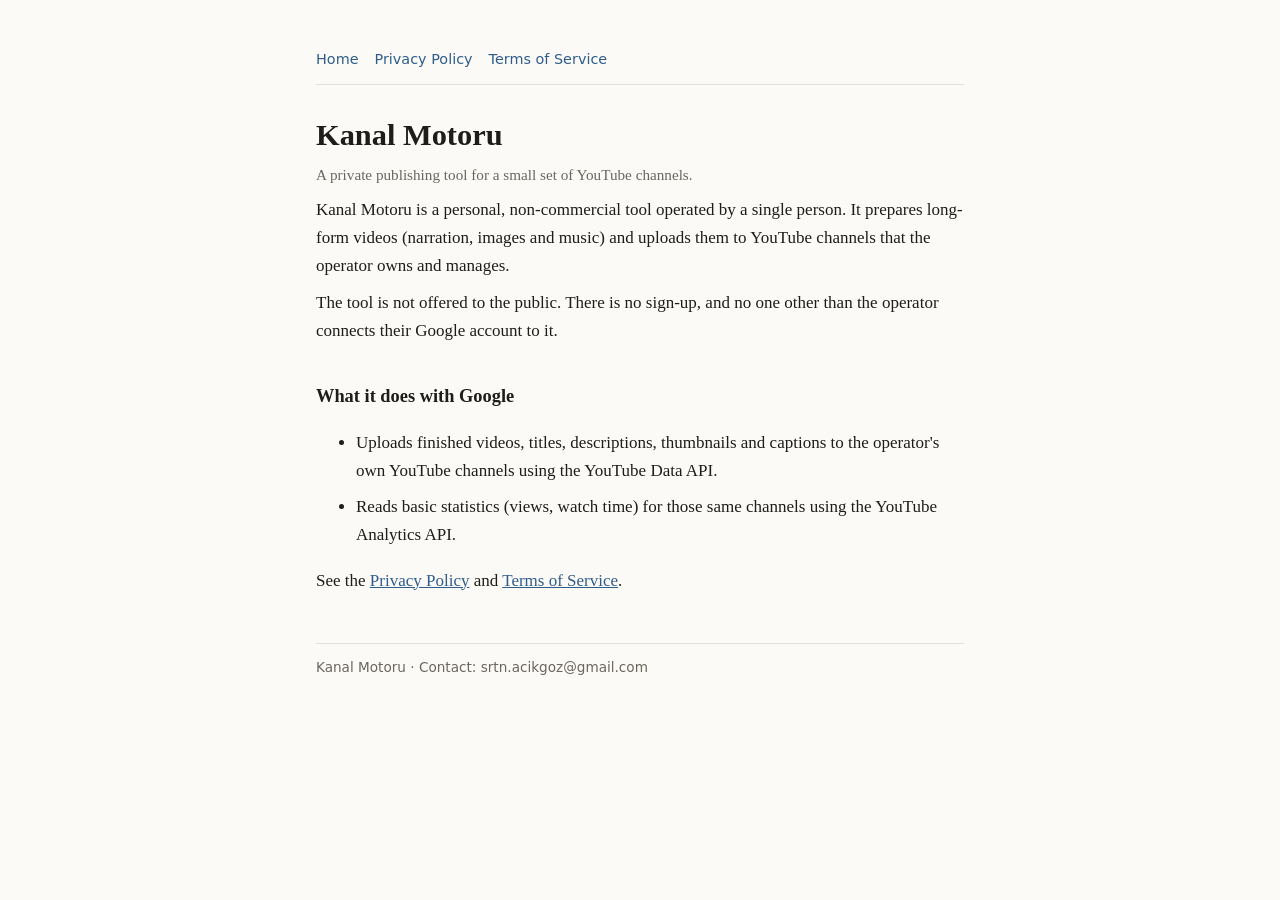
<file: index.html>
<!doctype html>
<html lang="en">
<head>
<meta charset="utf-8">
<meta name="viewport" content="width=device-width, initial-scale=1">
<title>Kanal Motoru</title>
<link rel="stylesheet" href="/style.css">
</head>
<body>
<main>
<nav><a href="/">Home</a><a href="/privacy.html">Privacy Policy</a><a href="/terms.html">Terms of Service</a></nav>
<h1>Kanal Motoru</h1>
<p class="muted">A private publishing tool for a small set of YouTube channels.</p>
<p>Kanal Motoru is a personal, non-commercial tool operated by a single person. It prepares long-form videos (narration, images and music) and uploads them to YouTube channels that the operator owns and manages.</p>
<p>The tool is not offered to the public. There is no sign-up, and no one other than the operator connects their Google account to it.</p>
<h2>What it does with Google</h2>
<ul>
<li>Uploads finished videos, titles, descriptions, thumbnails and captions to the operator's own YouTube channels using the YouTube Data API.</li>
<li>Reads basic statistics (views, watch time) for those same channels using the YouTube Analytics API.</li>
</ul>
<p>See the <a href="/privacy.html">Privacy Policy</a> and <a href="/terms.html">Terms of Service</a>.</p>
<footer>Kanal Motoru · Contact: srtn.acikgoz@gmail.com</footer>
</main>
</body>
</html>
</file>
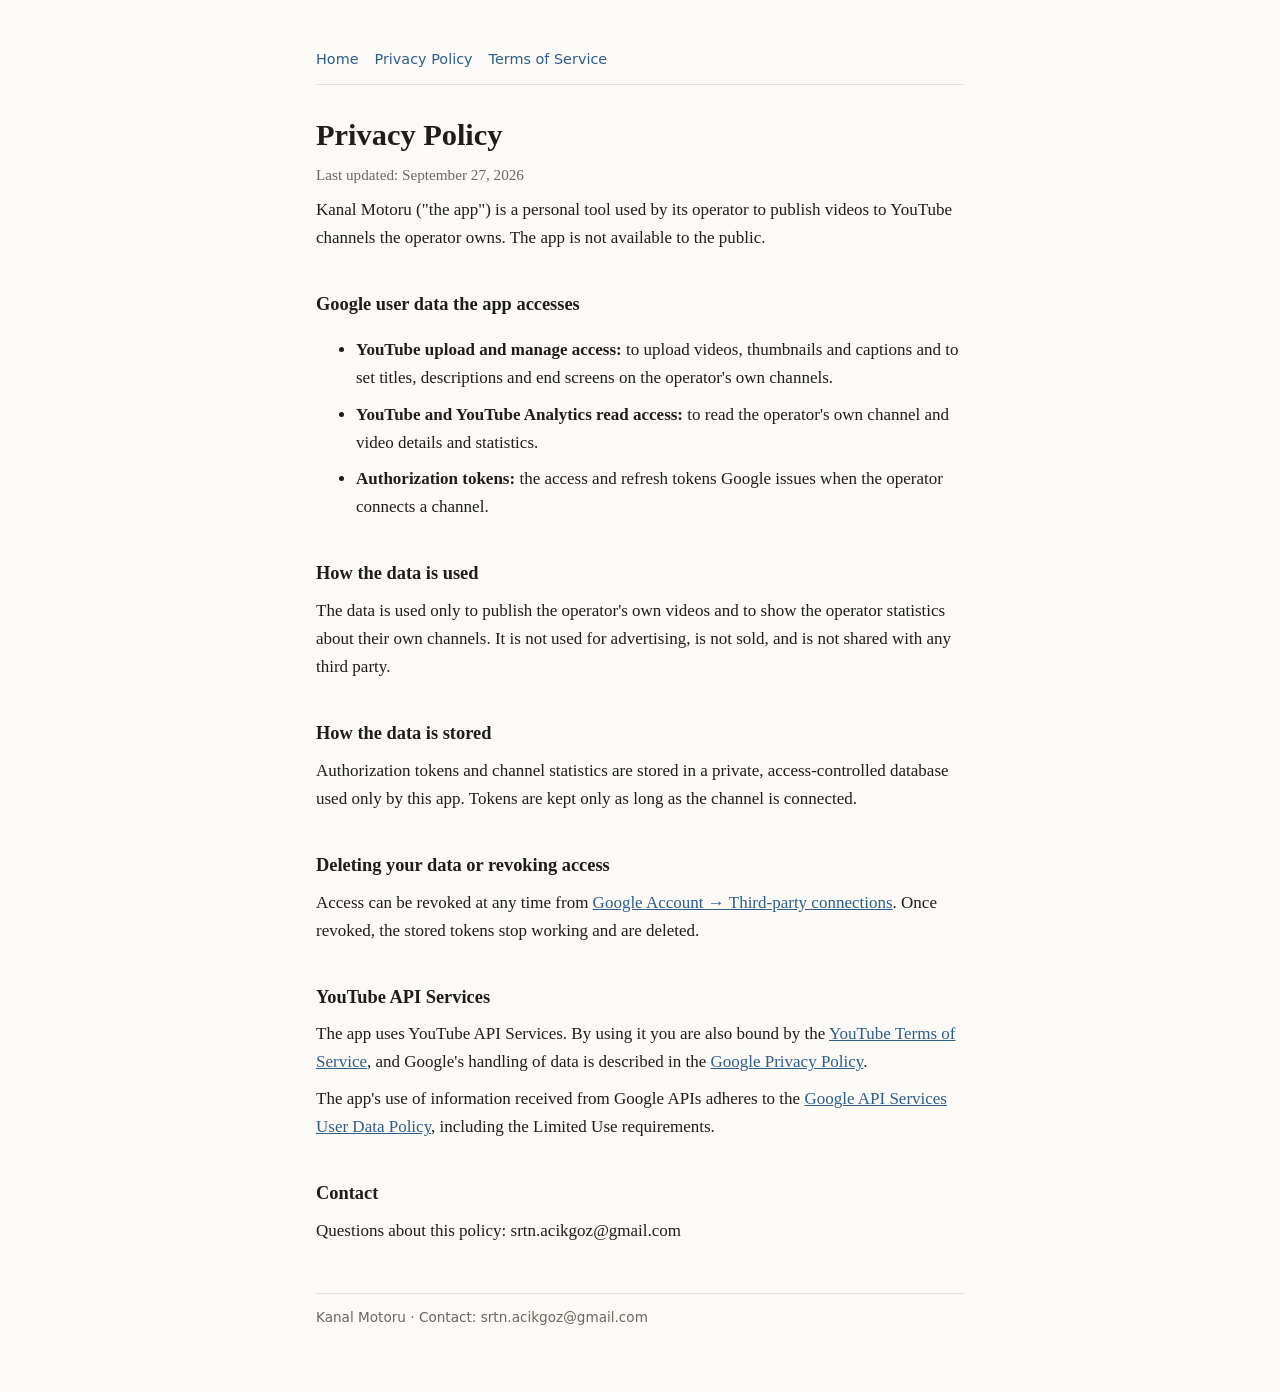
<file: privacy.html>
<!doctype html>
<html lang="en">
<head>
<meta charset="utf-8">
<meta name="viewport" content="width=device-width, initial-scale=1">
<title>Privacy Policy · Kanal Motoru</title>
<link rel="stylesheet" href="/style.css">
</head>
<body>
<main>
<nav><a href="/">Home</a><a href="/privacy.html">Privacy Policy</a><a href="/terms.html">Terms of Service</a></nav>
<h1>Privacy Policy</h1>
<p class="muted">Last updated: September 27, 2026</p>
<p>Kanal Motoru ("the app") is a personal tool used by its operator to publish videos to YouTube channels the operator owns. The app is not available to the public.</p>
<h2>Google user data the app accesses</h2>
<ul>
<li><strong>YouTube upload and manage access:</strong> to upload videos, thumbnails and captions and to set titles, descriptions and end screens on the operator's own channels.</li>
<li><strong>YouTube and YouTube Analytics read access:</strong> to read the operator's own channel and video details and statistics.</li>
<li><strong>Authorization tokens:</strong> the access and refresh tokens Google issues when the operator connects a channel.</li>
</ul>
<h2>How the data is used</h2>
<p>The data is used only to publish the operator's own videos and to show the operator statistics about their own channels. It is not used for advertising, is not sold, and is not shared with any third party.</p>
<h2>How the data is stored</h2>
<p>Authorization tokens and channel statistics are stored in a private, access-controlled database used only by this app. Tokens are kept only as long as the channel is connected.</p>
<h2>Deleting your data or revoking access</h2>
<p>Access can be revoked at any time from <a href="https://myaccount.google.com/permissions">Google Account → Third-party connections</a>. Once revoked, the stored tokens stop working and are deleted.</p>
<h2>YouTube API Services</h2>
<p>The app uses YouTube API Services. By using it you are also bound by the <a href="https://www.youtube.com/t/terms">YouTube Terms of Service</a>, and Google's handling of data is described in the <a href="https://policies.google.com/privacy">Google Privacy Policy</a>.</p>
<p>The app's use of information received from Google APIs adheres to the <a href="https://developers.google.com/terms/api-services-user-data-policy">Google API Services User Data Policy</a>, including the Limited Use requirements.</p>
<h2>Contact</h2>
<p>Questions about this policy: srtn.acikgoz@gmail.com</p>
<footer>Kanal Motoru · Contact: srtn.acikgoz@gmail.com</footer>
</main>
</body>
</html>
</file>
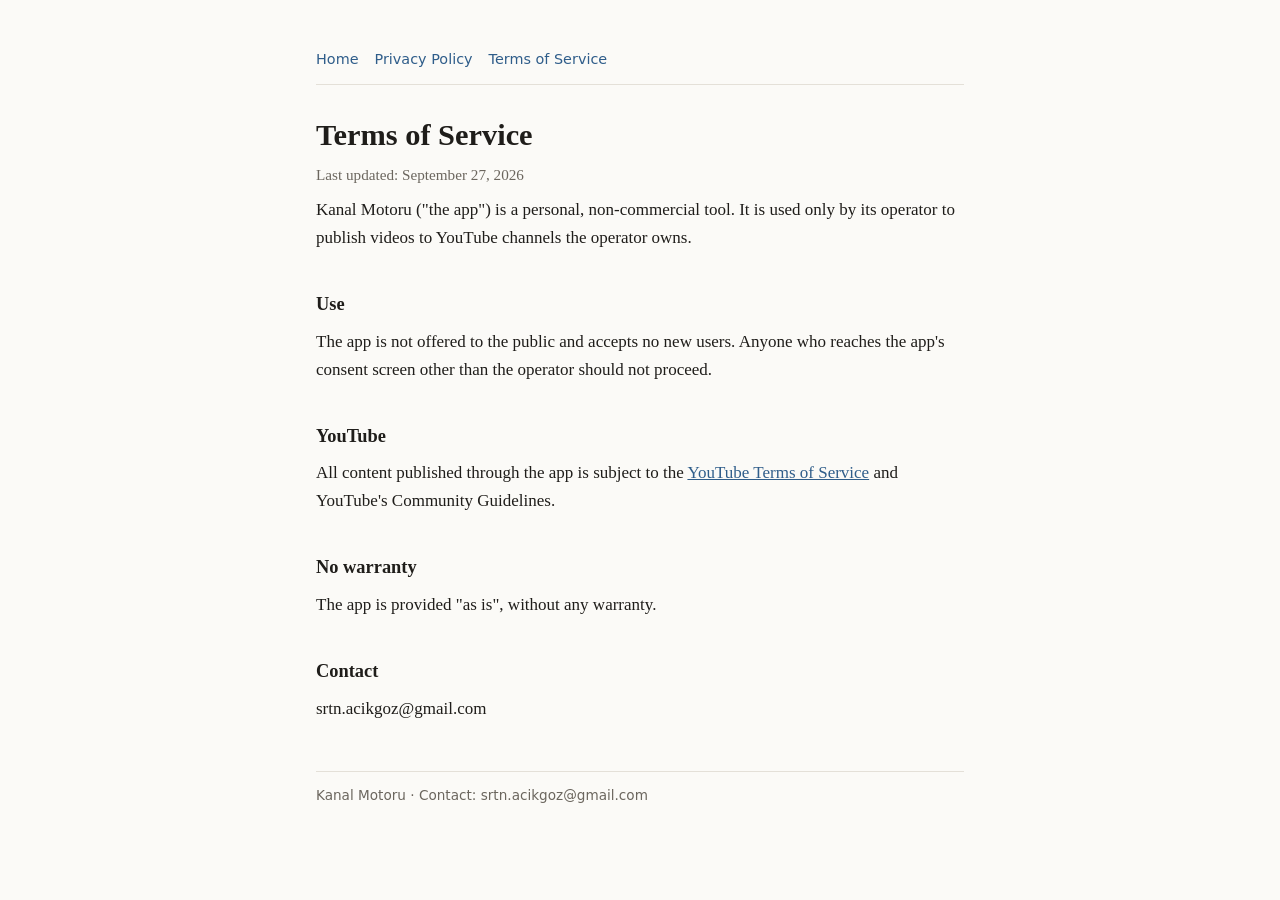
<file: terms.html>
<!doctype html>
<html lang="en">
<head>
<meta charset="utf-8">
<meta name="viewport" content="width=device-width, initial-scale=1">
<title>Terms of Service · Kanal Motoru</title>
<link rel="stylesheet" href="/style.css">
</head>
<body>
<main>
<nav><a href="/">Home</a><a href="/privacy.html">Privacy Policy</a><a href="/terms.html">Terms of Service</a></nav>
<h1>Terms of Service</h1>
<p class="muted">Last updated: September 27, 2026</p>
<p>Kanal Motoru ("the app") is a personal, non-commercial tool. It is used only by its operator to publish videos to YouTube channels the operator owns.</p>
<h2>Use</h2>
<p>The app is not offered to the public and accepts no new users. Anyone who reaches the app's consent screen other than the operator should not proceed.</p>
<h2>YouTube</h2>
<p>All content published through the app is subject to the <a href="https://www.youtube.com/t/terms">YouTube Terms of Service</a> and YouTube's Community Guidelines.</p>
<h2>No warranty</h2>
<p>The app is provided "as is", without any warranty.</p>
<h2>Contact</h2>
<p>srtn.acikgoz@gmail.com</p>
<footer>Kanal Motoru · Contact: srtn.acikgoz@gmail.com</footer>
</main>
</body>
</html>
</file>
<file: style.css>
:root{--bg:#fbfaf7;--fg:#1f1d1a;--muted:#6b665e;--line:#e4e0d8;--link:#2f5d8a}
@media (prefers-color-scheme:dark){:root{--bg:#161513;--fg:#ece8e1;--muted:#a19b91;--line:#2c2a26;--link:#8fb6dc}}
*{box-sizing:border-box}
body{margin:0;background:var(--bg);color:var(--fg);font:17px/1.65 Georgia,"Times New Roman",serif}
main{max-width:680px;margin:0 auto;padding:48px 16px 64px}
h1{font-size:1.9rem;line-height:1.2;margin:0 0 .3em}
h2{font-size:1.15rem;margin:2em 0 .4em}
p,li{margin:.5em 0}
.muted{color:var(--muted);font-size:.95rem}
a{color:var(--link)}
nav{border-bottom:1px solid var(--line);padding-bottom:12px;margin-bottom:32px;font-family:system-ui,sans-serif;font-size:.9rem}
nav a{margin-right:16px;text-decoration:none}
footer{border-top:1px solid var(--line);margin-top:48px;padding-top:12px;font-family:system-ui,sans-serif;font-size:.85rem;color:var(--muted)}
</file>
